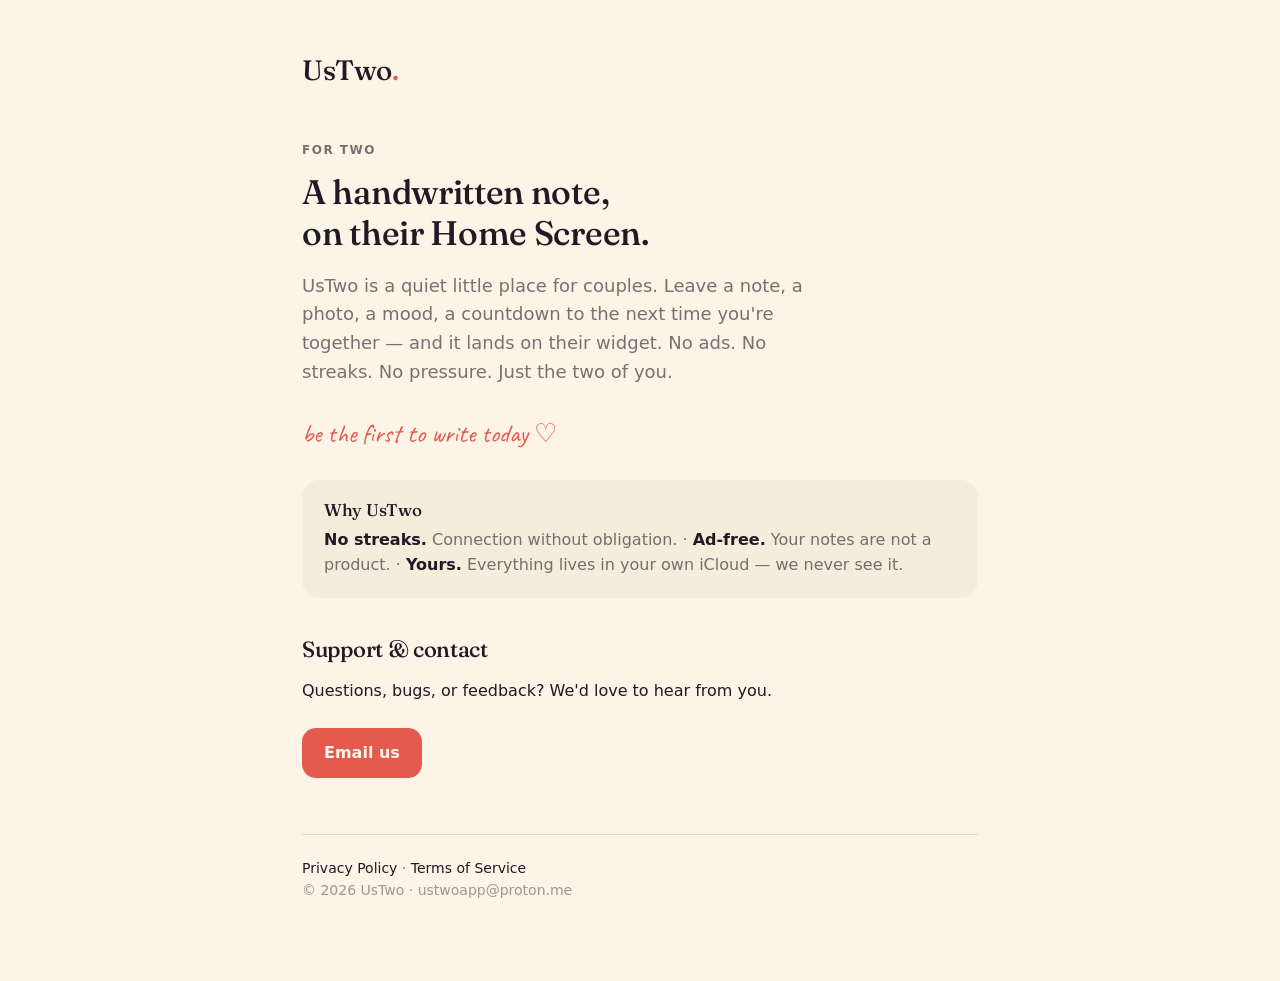
<file: index.html>
<!DOCTYPE html>
<html lang="en">
<head>
  <meta charset="utf-8">
  <meta name="viewport" content="width=device-width, initial-scale=1">
  <title>UsTwo — love notes for two</title>
  <meta name="description" content="UsTwo keeps your partner's handwritten note on your Home Screen. A quiet, ad-free, no-streak place for two.">
  <link rel="stylesheet" href="/style.css">
</head>
<body>
  <div class="wrap">
    <div class="brand">UsTwo<span class="dot">.</span></div>

    <div style="margin-top:48px">
      <p class="eyebrow">For two</p>
      <h1>A handwritten note,<br>on their Home Screen.</h1>
      <p style="font-size:18px; color:var(--mute); max-width:540px">
        UsTwo is a quiet little place for couples. Leave a note, a photo, a mood, a
        countdown to the next time you're together — and it lands on their widget.
        No ads. No streaks. No pressure. Just the two of you.
      </p>
      <p class="hand">be the first to write today ♡</p>
    </div>

    <div class="card">
      <h3 style="margin-top:0">Why UsTwo</h3>
      <p style="margin:0; color:var(--mute)">
        <strong style="color:var(--ink)">No streaks.</strong> Connection without obligation. ·
        <strong style="color:var(--ink)">Ad-free.</strong> Your notes are not a product. ·
        <strong style="color:var(--ink)">Yours.</strong> Everything lives in your own iCloud — we never see it.
      </p>
    </div>

    <h2>Support &amp; contact</h2>
    <p>Questions, bugs, or feedback? We'd love to hear from you.</p>
    <p><a class="btn" href="mailto:ustwoapp@proton.me">Email us</a></p>

    <div class="footer">
      <a href="/privacy/">Privacy Policy</a> · <a href="/terms/">Terms of Service</a><br>
      <span style="opacity:0.7">© 2026 UsTwo · ustwoapp@proton.me</span>
    </div>
  </div>
</body>
</html>
</file>
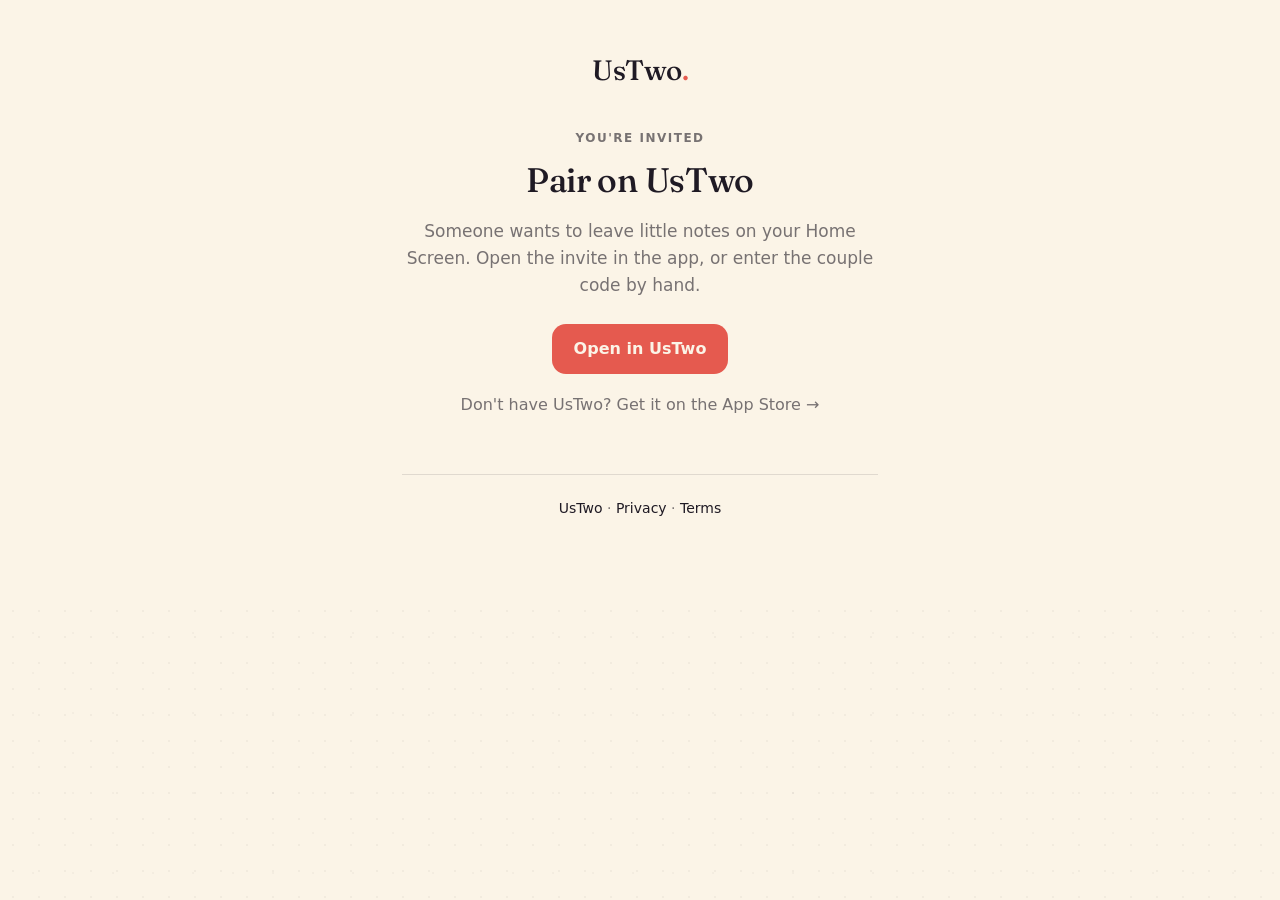
<file: pair/index.html>
<!DOCTYPE html>
<html lang="en">
<head>
  <meta charset="utf-8">
  <meta name="viewport" content="width=device-width, initial-scale=1">
  <title>Join on UsTwo</title>
  <meta name="description" content="Someone invited you to pair on UsTwo.">
  <link rel="stylesheet" href="/style.css">
</head>
<body>
  <div class="wrap" style="text-align:center; max-width:520px">
    <div class="brand" style="margin-bottom:36px">UsTwo<span class="dot">.</span></div>

    <p class="eyebrow">You're invited</p>
    <h1>Pair on UsTwo</h1>
    <p style="color:var(--mute); font-size:17px">
      Someone wants to leave little notes on your Home Screen.
      Open the invite in the app, or enter the couple code by hand.
    </p>

    <div class="card" id="codeCard" style="display:none; text-align:center">
      <p class="eyebrow" style="margin:0 0 6px">Couple code</p>
      <div class="hand" id="code" style="font-size:40px; letter-spacing:6px; color:var(--ink)"></div>
    </div>

    <p><a class="btn" id="openBtn" href="#">Open in UsTwo</a></p>
    <p style="margin-top:18px"><a id="appStore" href="https://apps.apple.com/app/ustwo" style="color:var(--mute)">Don't have UsTwo? Get it on the App Store →</a></p>

    <div class="footer">
      <a href="/">UsTwo</a> · <a href="/privacy/">Privacy</a> · <a href="/terms/">Terms</a>
    </div>
  </div>

  <script>
    // Pull ?code= and surface it + a custom-scheme deep link (works if the app is installed).
    var code = new URLSearchParams(location.search).get('code');
    if (code) {
      code = code.toUpperCase().replace(/[^A-Z0-9]/g, '');
      document.getElementById('code').textContent = code;
      document.getElementById('codeCard').style.display = 'block';
      document.getElementById('openBtn').href = 'ustwo://pair?code=' + code;
    } else {
      document.getElementById('openBtn').href = 'ustwo://pair';
    }
  </script>
</body>
</html>
</file>
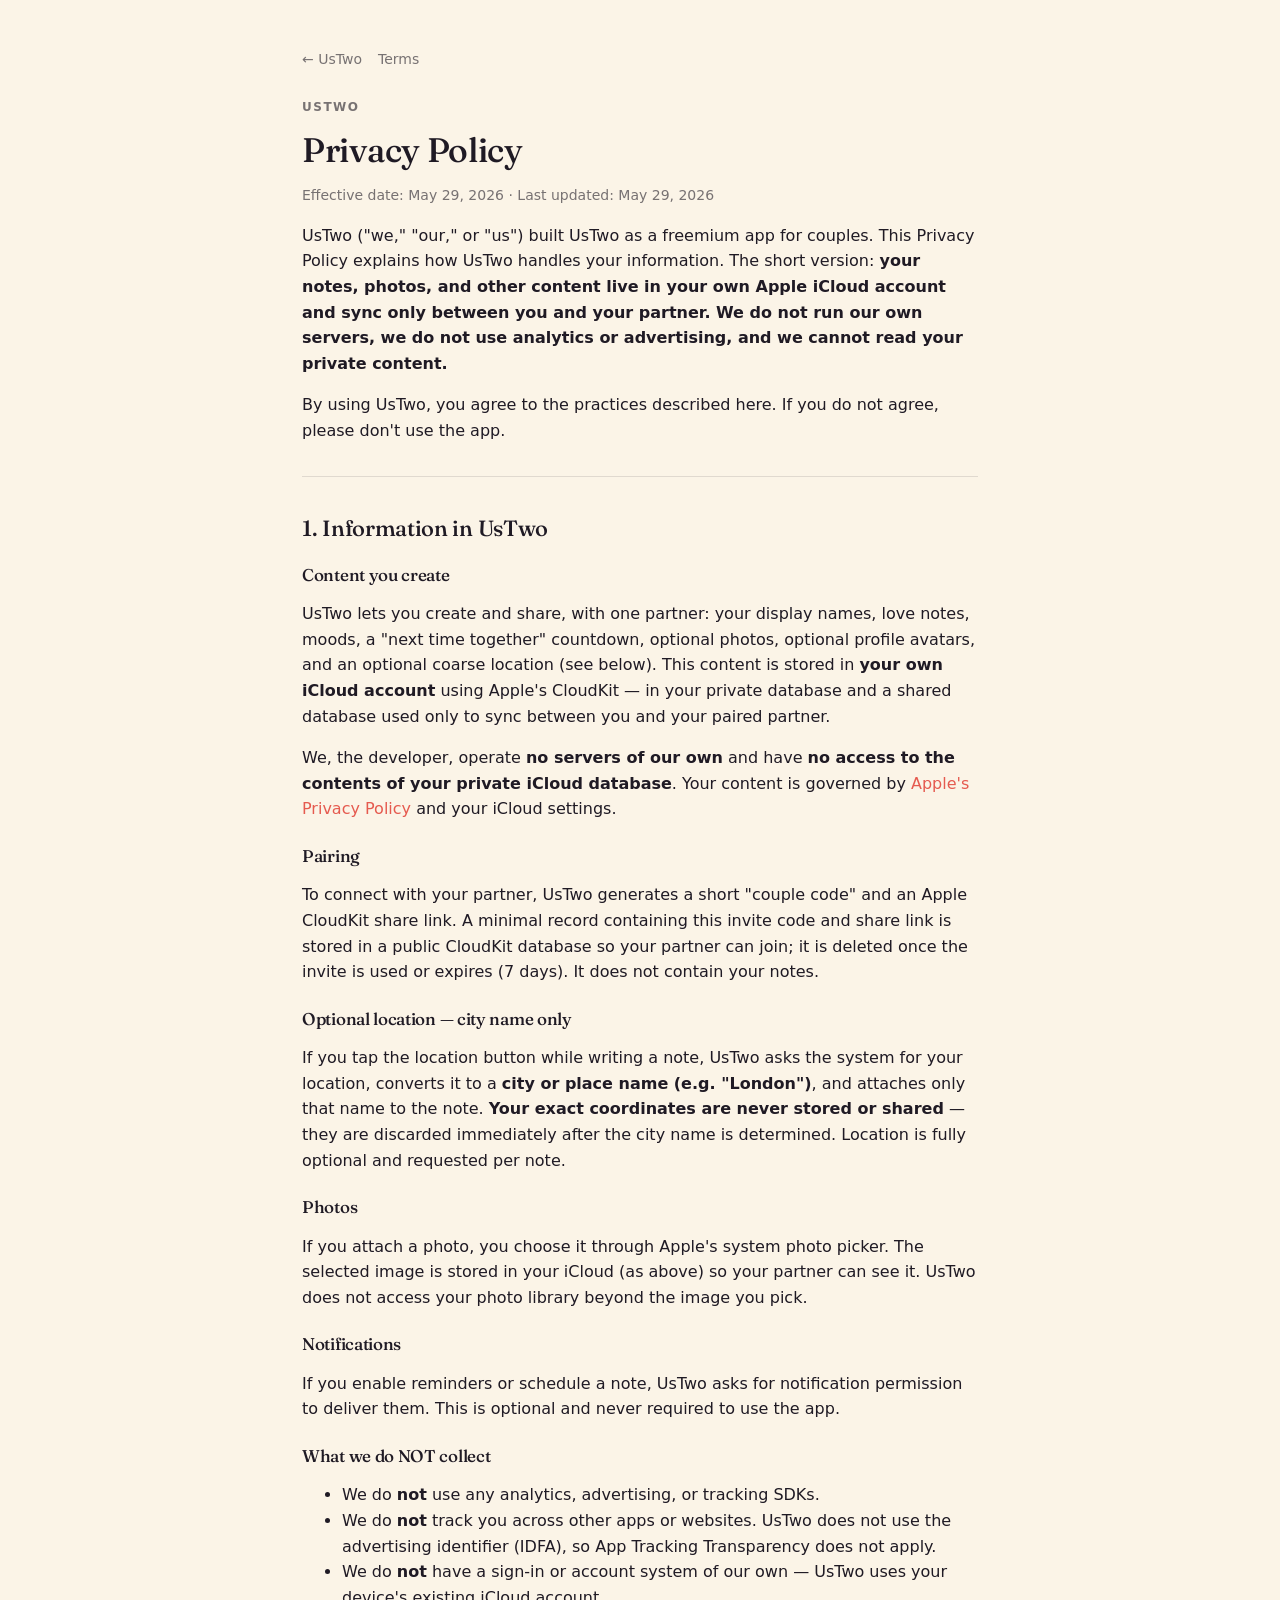
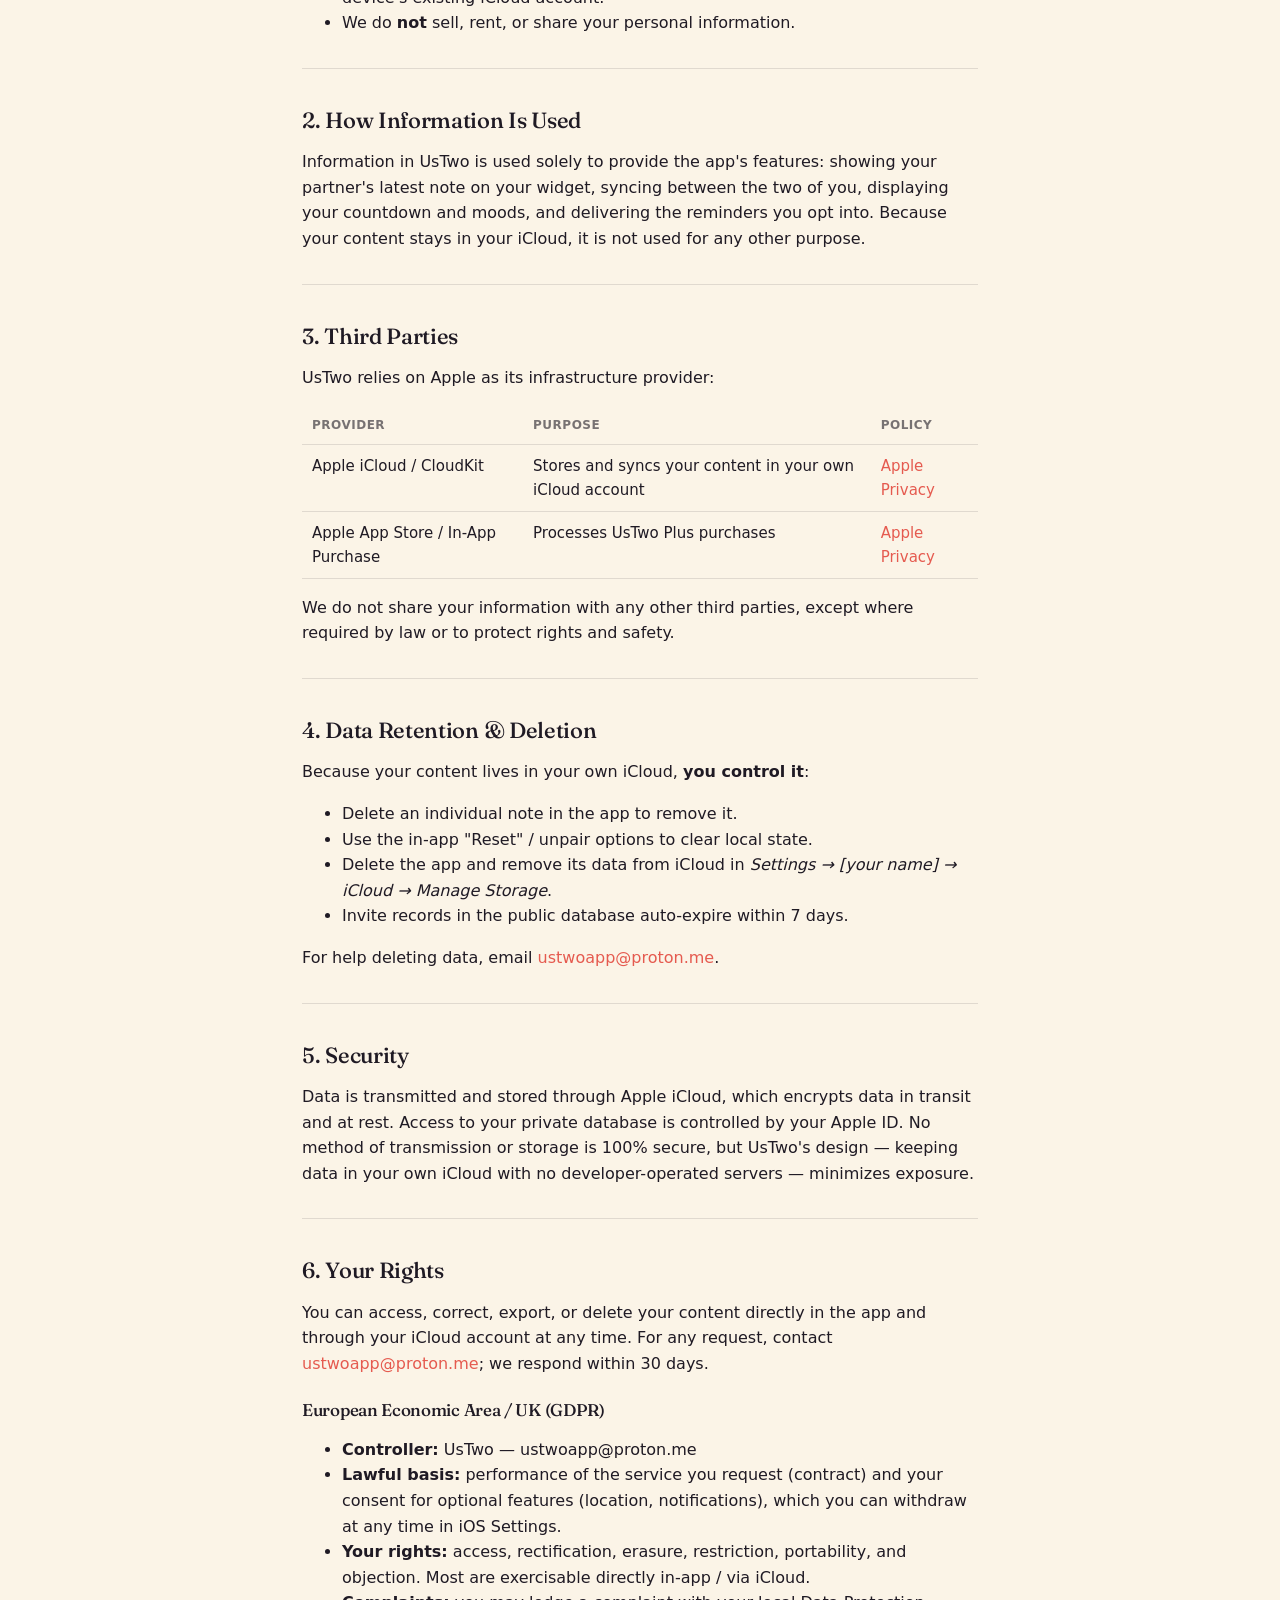
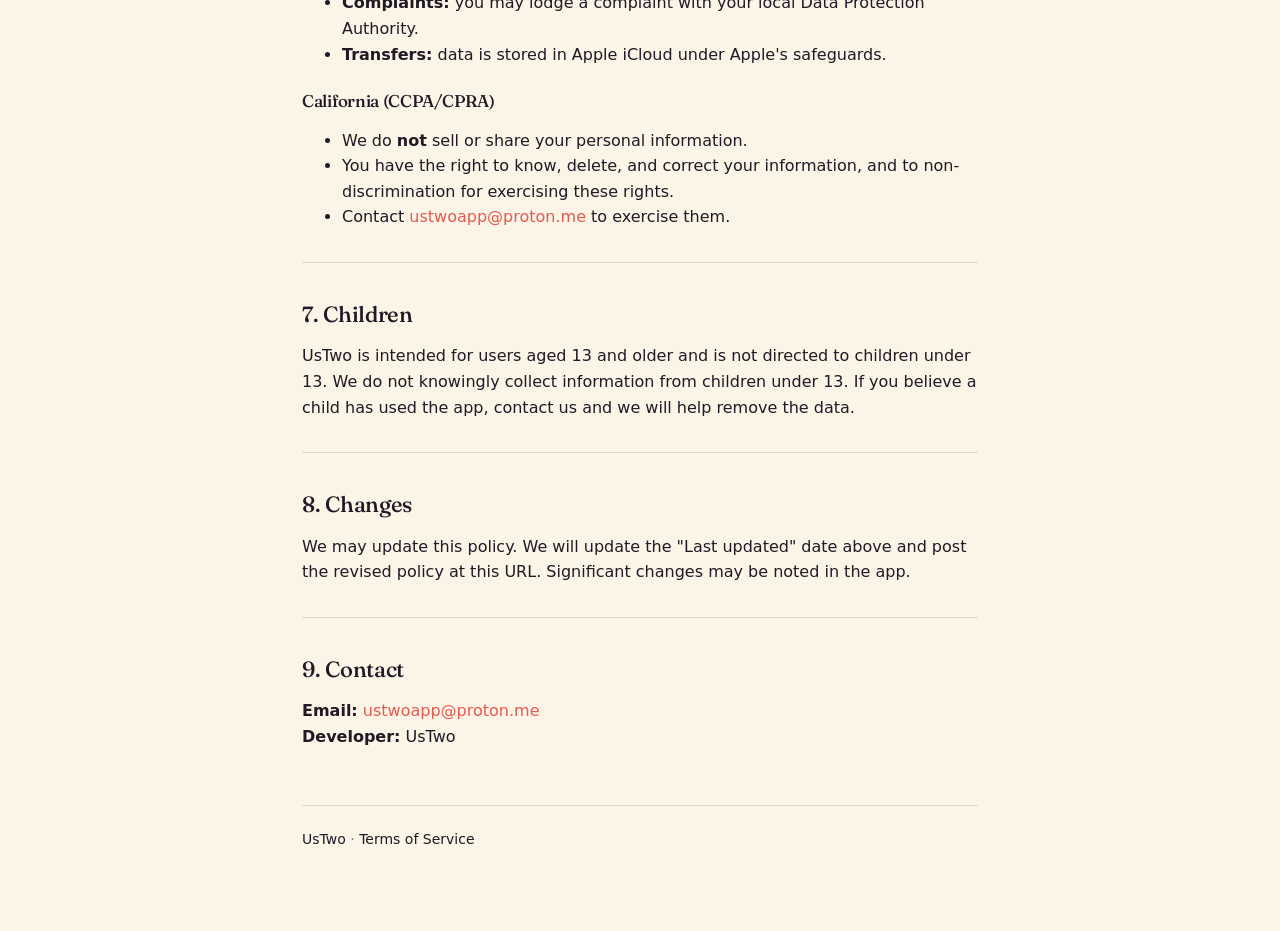
<file: privacy/index.html>
<!DOCTYPE html>
<html lang="en">
<head>
  <meta charset="utf-8">
  <meta name="viewport" content="width=device-width, initial-scale=1">
  <title>Privacy Policy — UsTwo</title>
  <meta name="description" content="UsTwo Privacy Policy. Your couple's notes live in your own iCloud — we never see them.">
  <link rel="stylesheet" href="/style.css">
</head>
<body>
  <div class="wrap">
    <div class="nav"><a href="/">← UsTwo</a><a href="/terms/">Terms</a></div>
    <p class="eyebrow">UsTwo</p>
    <h1>Privacy Policy</h1>
    <p class="meta">Effective date: May 29, 2026 · Last updated: May 29, 2026</p>

    <p>UsTwo ("we," "our," or "us") built UsTwo as a freemium app for couples. This Privacy
    Policy explains how UsTwo handles your information. The short version:
    <strong>your notes, photos, and other content live in your own Apple iCloud account
    and sync only between you and your partner. We do not run our own servers, we do not
    use analytics or advertising, and we cannot read your private content.</strong></p>

    <p>By using UsTwo, you agree to the practices described here. If you do not agree, please
    don't use the app.</p>

    <hr>

    <h2>1. Information in UsTwo</h2>

    <h3>Content you create</h3>
    <p>UsTwo lets you create and share, with one partner: your display names, love notes,
    moods, a "next time together" countdown, optional photos, optional profile avatars, and
    an optional coarse location (see below). This content is stored in
    <strong>your own iCloud account</strong> using Apple's CloudKit — in your private
    database and a shared database used only to sync between you and your paired partner.</p>

    <p>We, the developer, operate <strong>no servers of our own</strong> and have
    <strong>no access to the contents of your private iCloud database</strong>. Your content
    is governed by <a href="https://www.apple.com/legal/privacy/">Apple's Privacy Policy</a>
    and your iCloud settings.</p>

    <h3>Pairing</h3>
    <p>To connect with your partner, UsTwo generates a short "couple code" and an Apple
    CloudKit share link. A minimal record containing this invite code and share link is
    stored in a public CloudKit database so your partner can join; it is deleted once the
    invite is used or expires (7 days). It does not contain your notes.</p>

    <h3>Optional location — city name only</h3>
    <p>If you tap the location button while writing a note, UsTwo asks the system for your
    location, converts it to a <strong>city or place name (e.g. "London")</strong>, and
    attaches only that name to the note. <strong>Your exact coordinates are never stored or
    shared</strong> — they are discarded immediately after the city name is determined.
    Location is fully optional and requested per note.</p>

    <h3>Photos</h3>
    <p>If you attach a photo, you choose it through Apple's system photo picker. The selected
    image is stored in your iCloud (as above) so your partner can see it. UsTwo does not
    access your photo library beyond the image you pick.</p>

    <h3>Notifications</h3>
    <p>If you enable reminders or schedule a note, UsTwo asks for notification permission to
    deliver them. This is optional and never required to use the app.</p>

    <h3>What we do NOT collect</h3>
    <ul>
      <li>We do <strong>not</strong> use any analytics, advertising, or tracking SDKs.</li>
      <li>We do <strong>not</strong> track you across other apps or websites. UsTwo does not
      use the advertising identifier (IDFA), so App Tracking Transparency does not apply.</li>
      <li>We do <strong>not</strong> have a sign-in or account system of our own — UsTwo uses
      your device's existing iCloud account.</li>
      <li>We do <strong>not</strong> sell, rent, or share your personal information.</li>
    </ul>

    <hr>

    <h2>2. How Information Is Used</h2>
    <p>Information in UsTwo is used solely to provide the app's features: showing your
    partner's latest note on your widget, syncing between the two of you, displaying your
    countdown and moods, and delivering the reminders you opt into. Because your content
    stays in your iCloud, it is not used for any other purpose.</p>

    <hr>

    <h2>3. Third Parties</h2>
    <p>UsTwo relies on Apple as its infrastructure provider:</p>
    <table>
      <tr><th>Provider</th><th>Purpose</th><th>Policy</th></tr>
      <tr><td>Apple iCloud / CloudKit</td><td>Stores and syncs your content in your own iCloud account</td><td><a href="https://www.apple.com/legal/privacy/">Apple Privacy</a></td></tr>
      <tr><td>Apple App Store / In-App Purchase</td><td>Processes UsTwo Plus purchases</td><td><a href="https://www.apple.com/legal/privacy/">Apple Privacy</a></td></tr>
    </table>
    <p>We do not share your information with any other third parties, except where required
    by law or to protect rights and safety.</p>

    <hr>

    <h2>4. Data Retention &amp; Deletion</h2>
    <p>Because your content lives in your own iCloud, <strong>you control it</strong>:</p>
    <ul>
      <li>Delete an individual note in the app to remove it.</li>
      <li>Use the in-app "Reset" / unpair options to clear local state.</li>
      <li>Delete the app and remove its data from iCloud in
      <em>Settings → [your name] → iCloud → Manage Storage</em>.</li>
      <li>Invite records in the public database auto-expire within 7 days.</li>
    </ul>
    <p>For help deleting data, email <a href="mailto:ustwoapp@proton.me">ustwoapp@proton.me</a>.</p>

    <hr>

    <h2>5. Security</h2>
    <p>Data is transmitted and stored through Apple iCloud, which encrypts data in transit
    and at rest. Access to your private database is controlled by your Apple ID. No method of
    transmission or storage is 100% secure, but UsTwo's design — keeping data in your own
    iCloud with no developer-operated servers — minimizes exposure.</p>

    <hr>

    <h2>6. Your Rights</h2>
    <p>You can access, correct, export, or delete your content directly in the app and through
    your iCloud account at any time. For any request, contact
    <a href="mailto:ustwoapp@proton.me">ustwoapp@proton.me</a>; we respond within 30 days.</p>

    <h3>European Economic Area / UK (GDPR)</h3>
    <ul>
      <li><strong>Controller:</strong> UsTwo — ustwoapp@proton.me</li>
      <li><strong>Lawful basis:</strong> performance of the service you request (contract) and
      your consent for optional features (location, notifications), which you can withdraw at
      any time in iOS Settings.</li>
      <li><strong>Your rights:</strong> access, rectification, erasure, restriction,
      portability, and objection. Most are exercisable directly in-app / via iCloud.</li>
      <li><strong>Complaints:</strong> you may lodge a complaint with your local Data
      Protection Authority.</li>
      <li><strong>Transfers:</strong> data is stored in Apple iCloud under Apple's safeguards.</li>
    </ul>

    <h3>California (CCPA/CPRA)</h3>
    <ul>
      <li>We do <strong>not</strong> sell or share your personal information.</li>
      <li>You have the right to know, delete, and correct your information, and to
      non-discrimination for exercising these rights.</li>
      <li>Contact <a href="mailto:ustwoapp@proton.me">ustwoapp@proton.me</a> to exercise them.</li>
    </ul>

    <hr>

    <h2>7. Children</h2>
    <p>UsTwo is intended for users aged 13 and older and is not directed to children under 13.
    We do not knowingly collect information from children under 13. If you believe a child has
    used the app, contact us and we will help remove the data.</p>

    <hr>

    <h2>8. Changes</h2>
    <p>We may update this policy. We will update the "Last updated" date above and post the
    revised policy at this URL. Significant changes may be noted in the app.</p>

    <hr>

    <h2>9. Contact</h2>
    <p><strong>Email:</strong> <a href="mailto:ustwoapp@proton.me">ustwoapp@proton.me</a><br>
    <strong>Developer:</strong> UsTwo</p>

    <div class="footer">
      <a href="/">UsTwo</a> · <a href="/terms/">Terms of Service</a>
    </div>
  </div>
</body>
</html>
</file>
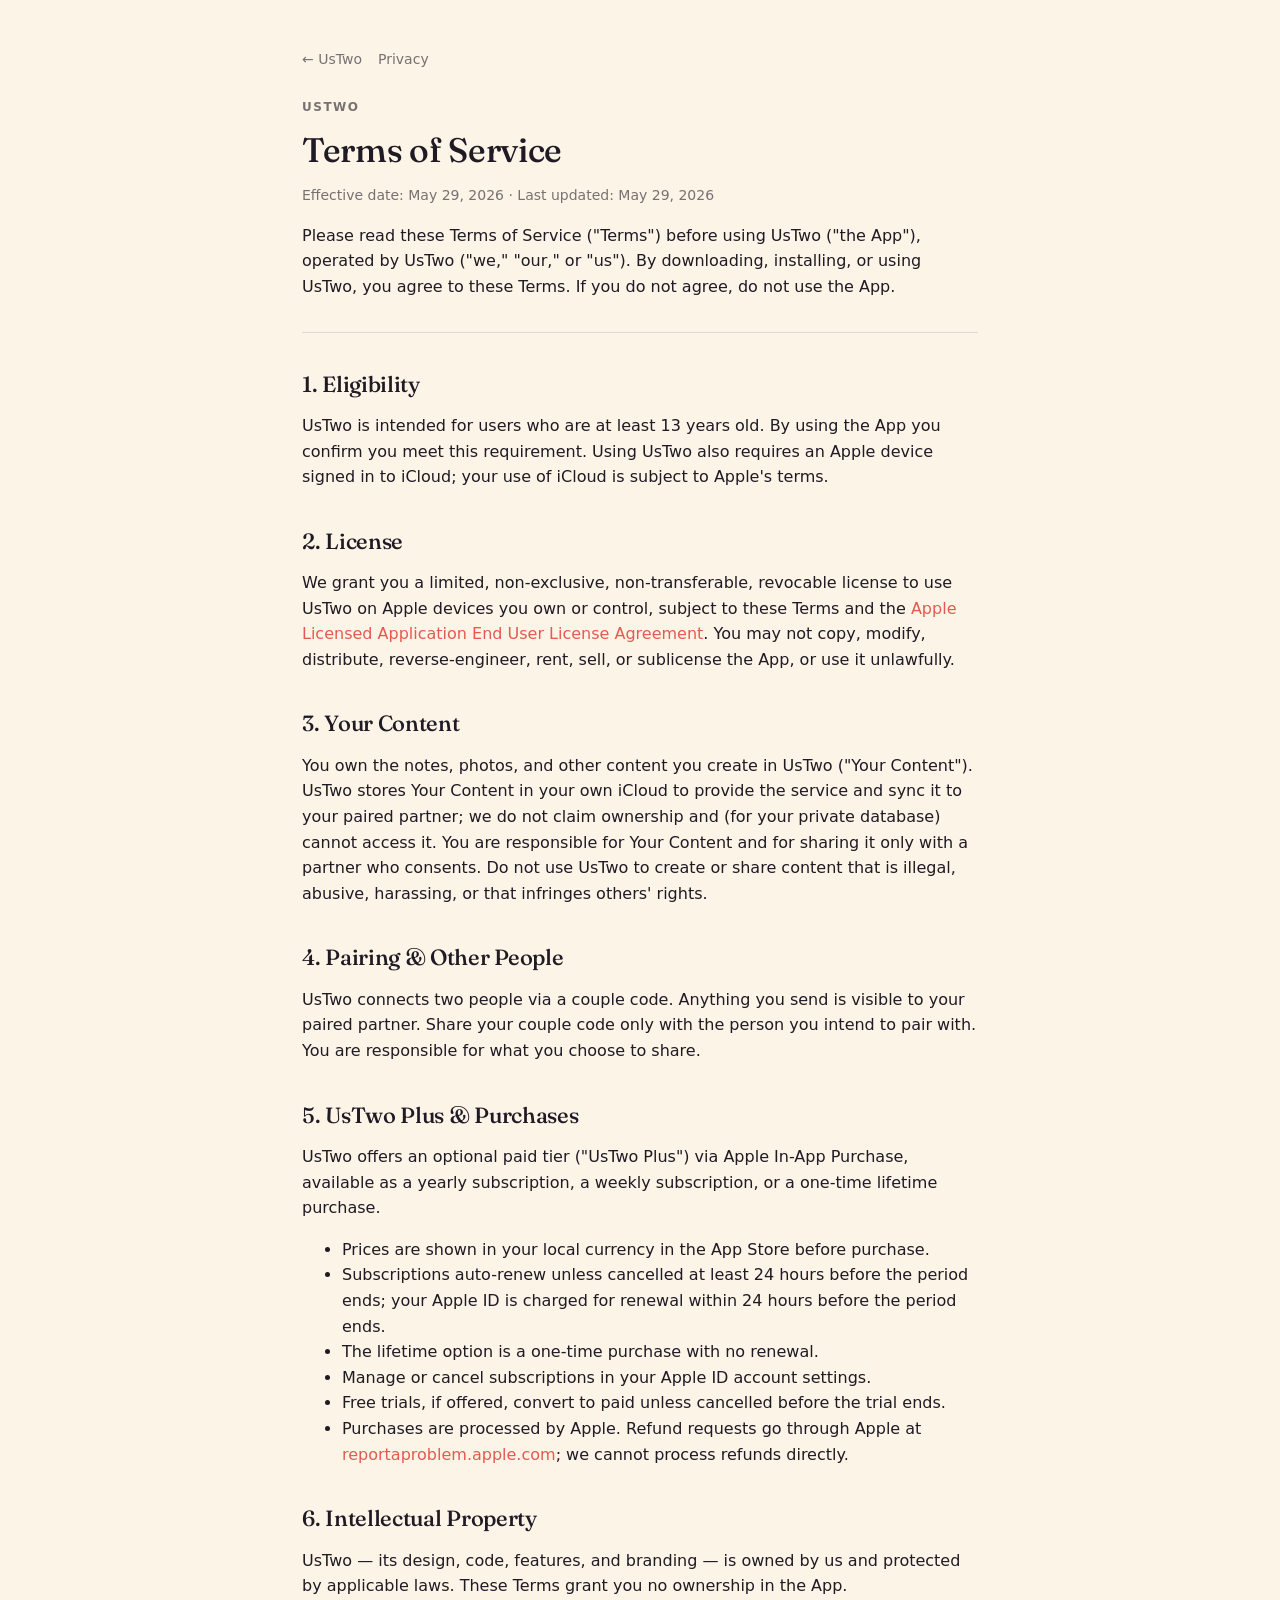
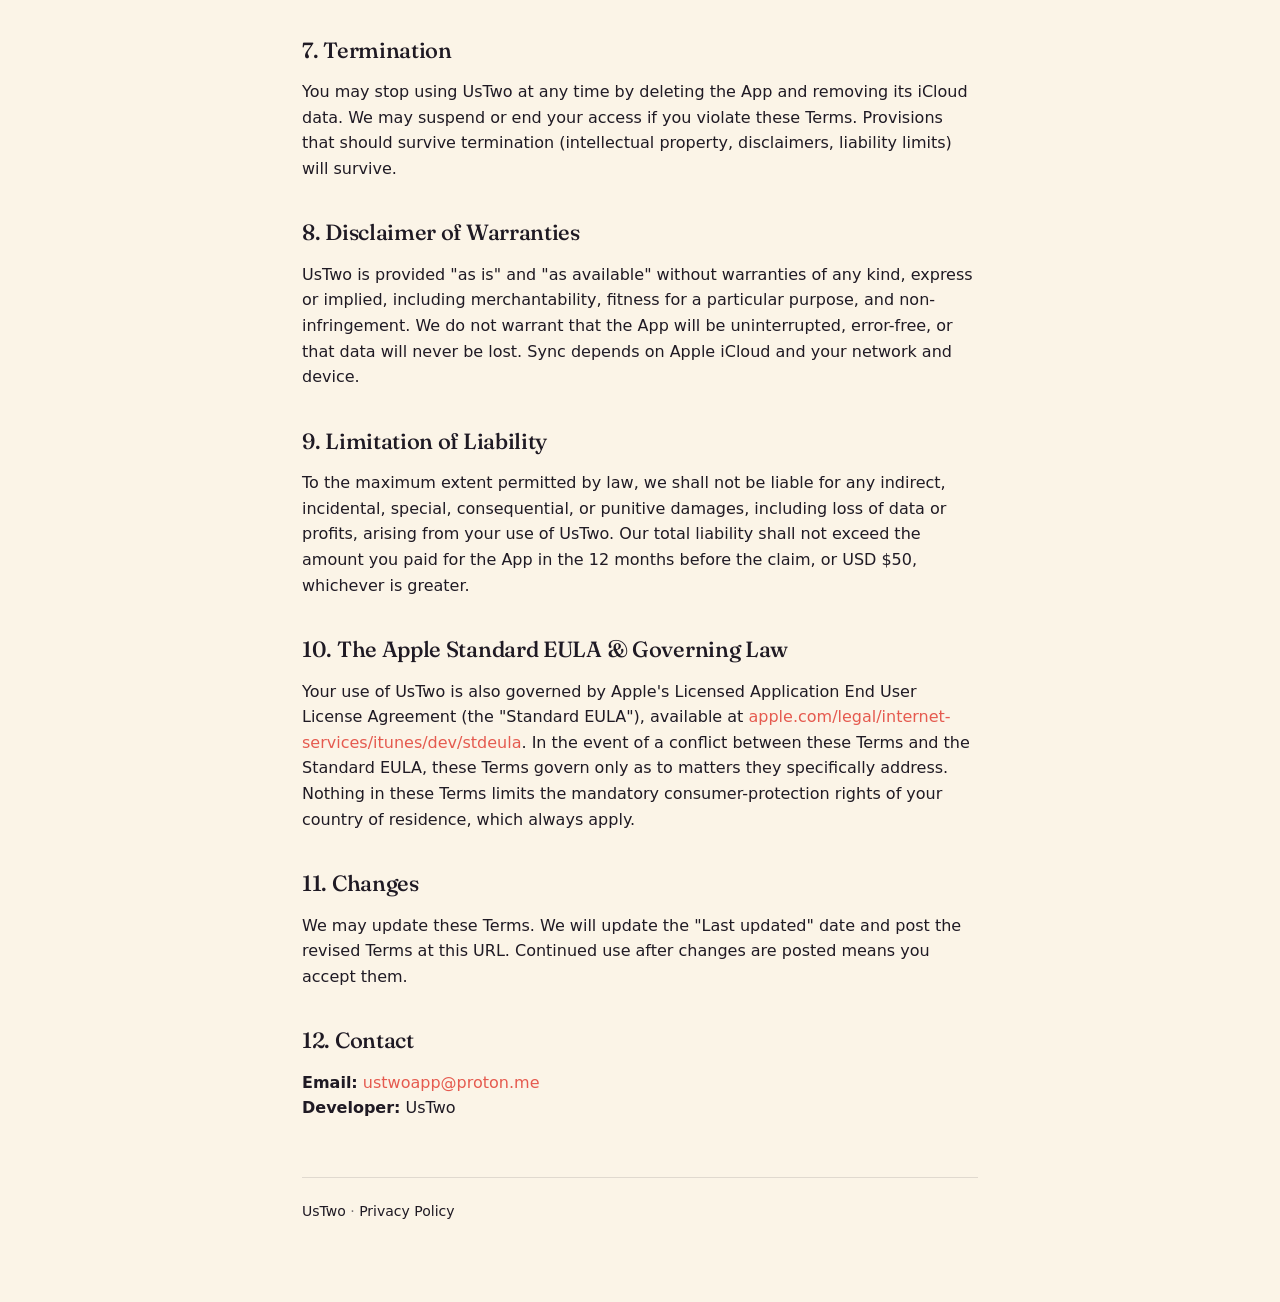
<file: terms/index.html>
<!DOCTYPE html>
<html lang="en">
<head>
  <meta charset="utf-8">
  <meta name="viewport" content="width=device-width, initial-scale=1">
  <title>Terms of Service — UsTwo</title>
  <meta name="description" content="UsTwo Terms of Service.">
  <link rel="stylesheet" href="/style.css">
</head>
<body>
  <div class="wrap">
    <div class="nav"><a href="/">← UsTwo</a><a href="/privacy/">Privacy</a></div>
    <p class="eyebrow">UsTwo</p>
    <h1>Terms of Service</h1>
    <p class="meta">Effective date: May 29, 2026 · Last updated: May 29, 2026</p>

    <p>Please read these Terms of Service ("Terms") before using UsTwo ("the App"), operated
    by UsTwo ("we," "our," or "us"). By downloading, installing, or using UsTwo, you agree to
    these Terms. If you do not agree, do not use the App.</p>

    <hr>

    <h2>1. Eligibility</h2>
    <p>UsTwo is intended for users who are at least 13 years old. By using the App you confirm
    you meet this requirement. Using UsTwo also requires an Apple device signed in to iCloud;
    your use of iCloud is subject to Apple's terms.</p>

    <h2>2. License</h2>
    <p>We grant you a limited, non-exclusive, non-transferable, revocable license to use UsTwo
    on Apple devices you own or control, subject to these Terms and the
    <a href="https://www.apple.com/legal/internet-services/itunes/dev/stdeula/">Apple Licensed
    Application End User License Agreement</a>. You may not copy, modify, distribute,
    reverse-engineer, rent, sell, or sublicense the App, or use it unlawfully.</p>

    <h2>3. Your Content</h2>
    <p>You own the notes, photos, and other content you create in UsTwo ("Your Content"). UsTwo
    stores Your Content in your own iCloud to provide the service and sync it to your paired
    partner; we do not claim ownership and (for your private database) cannot access it. You
    are responsible for Your Content and for sharing it only with a partner who consents.
    Do not use UsTwo to create or share content that is illegal, abusive, harassing, or that
    infringes others' rights.</p>

    <h2>4. Pairing &amp; Other People</h2>
    <p>UsTwo connects two people via a couple code. Anything you send is visible to your paired
    partner. Share your couple code only with the person you intend to pair with. You are
    responsible for what you choose to share.</p>

    <h2>5. UsTwo Plus &amp; Purchases</h2>
    <p>UsTwo offers an optional paid tier ("UsTwo Plus") via Apple In-App Purchase, available
    as a yearly subscription, a weekly subscription, or a one-time lifetime purchase.</p>
    <ul>
      <li>Prices are shown in your local currency in the App Store before purchase.</li>
      <li>Subscriptions auto-renew unless cancelled at least 24 hours before the period ends;
      your Apple ID is charged for renewal within 24 hours before the period ends.</li>
      <li>The lifetime option is a one-time purchase with no renewal.</li>
      <li>Manage or cancel subscriptions in your Apple ID account settings.</li>
      <li>Free trials, if offered, convert to paid unless cancelled before the trial ends.</li>
      <li>Purchases are processed by Apple. Refund requests go through Apple at
      <a href="https://reportaproblem.apple.com">reportaproblem.apple.com</a>; we cannot
      process refunds directly.</li>
    </ul>

    <h2>6. Intellectual Property</h2>
    <p>UsTwo — its design, code, features, and branding — is owned by us and protected by
    applicable laws. These Terms grant you no ownership in the App.</p>

    <h2>7. Termination</h2>
    <p>You may stop using UsTwo at any time by deleting the App and removing its iCloud data.
    We may suspend or end your access if you violate these Terms. Provisions that should
    survive termination (intellectual property, disclaimers, liability limits) will survive.</p>

    <h2>8. Disclaimer of Warranties</h2>
    <p>UsTwo is provided "as is" and "as available" without warranties of any kind, express or
    implied, including merchantability, fitness for a particular purpose, and non-infringement.
    We do not warrant that the App will be uninterrupted, error-free, or that data will never
    be lost. Sync depends on Apple iCloud and your network and device.</p>

    <h2>9. Limitation of Liability</h2>
    <p>To the maximum extent permitted by law, we shall not be liable for any indirect,
    incidental, special, consequential, or punitive damages, including loss of data or
    profits, arising from your use of UsTwo. Our total liability shall not exceed the amount
    you paid for the App in the 12 months before the claim, or USD $50, whichever is greater.</p>

    <h2>10. The Apple Standard EULA &amp; Governing Law</h2>
    <p>Your use of UsTwo is also governed by Apple's Licensed Application End User License
    Agreement (the "Standard EULA"), available at
    <a href="https://www.apple.com/legal/internet-services/itunes/dev/stdeula/">apple.com/legal/internet-services/itunes/dev/stdeula</a>.
    In the event of a conflict between these Terms and the Standard EULA, these Terms govern
    only as to matters they specifically address. Nothing in these Terms limits the mandatory
    consumer-protection rights of your country of residence, which always apply.</p>

    <h2>11. Changes</h2>
    <p>We may update these Terms. We will update the "Last updated" date and post the revised
    Terms at this URL. Continued use after changes are posted means you accept them.</p>

    <h2>12. Contact</h2>
    <p><strong>Email:</strong> <a href="mailto:ustwoapp@proton.me">ustwoapp@proton.me</a><br>
    <strong>Developer:</strong> UsTwo</p>

    <div class="footer">
      <a href="/">UsTwo</a> · <a href="/privacy/">Privacy Policy</a>
    </div>
  </div>
</body>
</html>
</file>
<file: style.css>
/* UsTwo — site styles. Warm paper brand: cream bg, ink text, coral accent. */
@import url('https://fonts.googleapis.com/css2?family=Fraunces:ital,opsz,wght@0,9..144,400;0,9..144,500;1,9..144,400&family=Caveat:wght@500;600&display=swap');

:root {
  --ink: #1F1A24;
  --cream: #FBF4E7;
  --paper: #F5ECDB;
  --coral: #E55A4F;
  --sage: #5E7466;
  --mute: rgba(31, 26, 36, 0.6);
}

* { box-sizing: border-box; }

html, body {
  margin: 0;
  background: var(--cream);
  color: var(--ink);
  font-family: -apple-system, BlinkMacSystemFont, "SF Pro", system-ui, sans-serif;
  line-height: 1.6;
  -webkit-font-smoothing: antialiased;
}

a { color: var(--coral); text-decoration: none; }
a:hover { text-decoration: underline; }

.wrap { max-width: 720px; margin: 0 auto; padding: 48px 22px 80px; }

/* faint heart motif backdrop */
body::before {
  content: "";
  position: fixed; inset: 0; z-index: -1;
  background-image:
    radial-gradient(rgba(31,26,36,0.04) 1px, transparent 1px),
    radial-gradient(rgba(31,26,36,0.03) 1px, transparent 1px);
  background-size: 26px 26px, 40px 40px;
  background-position: 0 0, 13px 13px;
  pointer-events: none;
}

.brand {
  font-family: 'Fraunces', Georgia, serif;
  font-weight: 500;
  font-size: 28px;
  letter-spacing: -0.5px;
}
.brand .dot { color: var(--coral); }

h1, h2, h3 { font-family: 'Fraunces', Georgia, serif; font-weight: 500; letter-spacing: -0.3px; line-height: 1.2; }
h1 { font-size: 34px; margin: 0 0 6px; }
h2 { font-size: 22px; margin: 38px 0 10px; }
h3 { font-size: 17px; margin: 24px 0 6px; }

.eyebrow { font-size: 12px; font-weight: 700; letter-spacing: 1.5px; text-transform: uppercase; color: var(--mute); }
.meta { color: var(--mute); font-size: 14px; margin-bottom: 8px; }
.hand { font-family: 'Caveat', cursive; font-size: 26px; color: var(--coral); }

table { width: 100%; border-collapse: collapse; margin: 14px 0; font-size: 15px; }
th, td { text-align: left; padding: 9px 10px; border-bottom: 1px solid rgba(31,26,36,0.12); vertical-align: top; }
th { font-size: 12px; text-transform: uppercase; letter-spacing: 0.5px; color: var(--mute); }

hr { border: 0; border-top: 1px solid rgba(31,26,36,0.12); margin: 32px 0; }

.card {
  background: var(--paper);
  border-radius: 18px;
  padding: 20px 22px;
  margin: 18px 0;
}

.footer { margin-top: 56px; padding-top: 22px; border-top: 1px solid rgba(31,26,36,0.12); font-size: 14px; color: var(--mute); }
.footer a { color: var(--ink); }

.btn {
  display: inline-block; background: var(--coral); color: var(--cream);
  padding: 12px 22px; border-radius: 14px; font-weight: 600; margin-top: 8px;
}
.btn:hover { text-decoration: none; opacity: 0.94; }

.nav { font-size: 14px; margin-bottom: 28px; }
.nav a { color: var(--mute); margin-right: 16px; }
</file>
